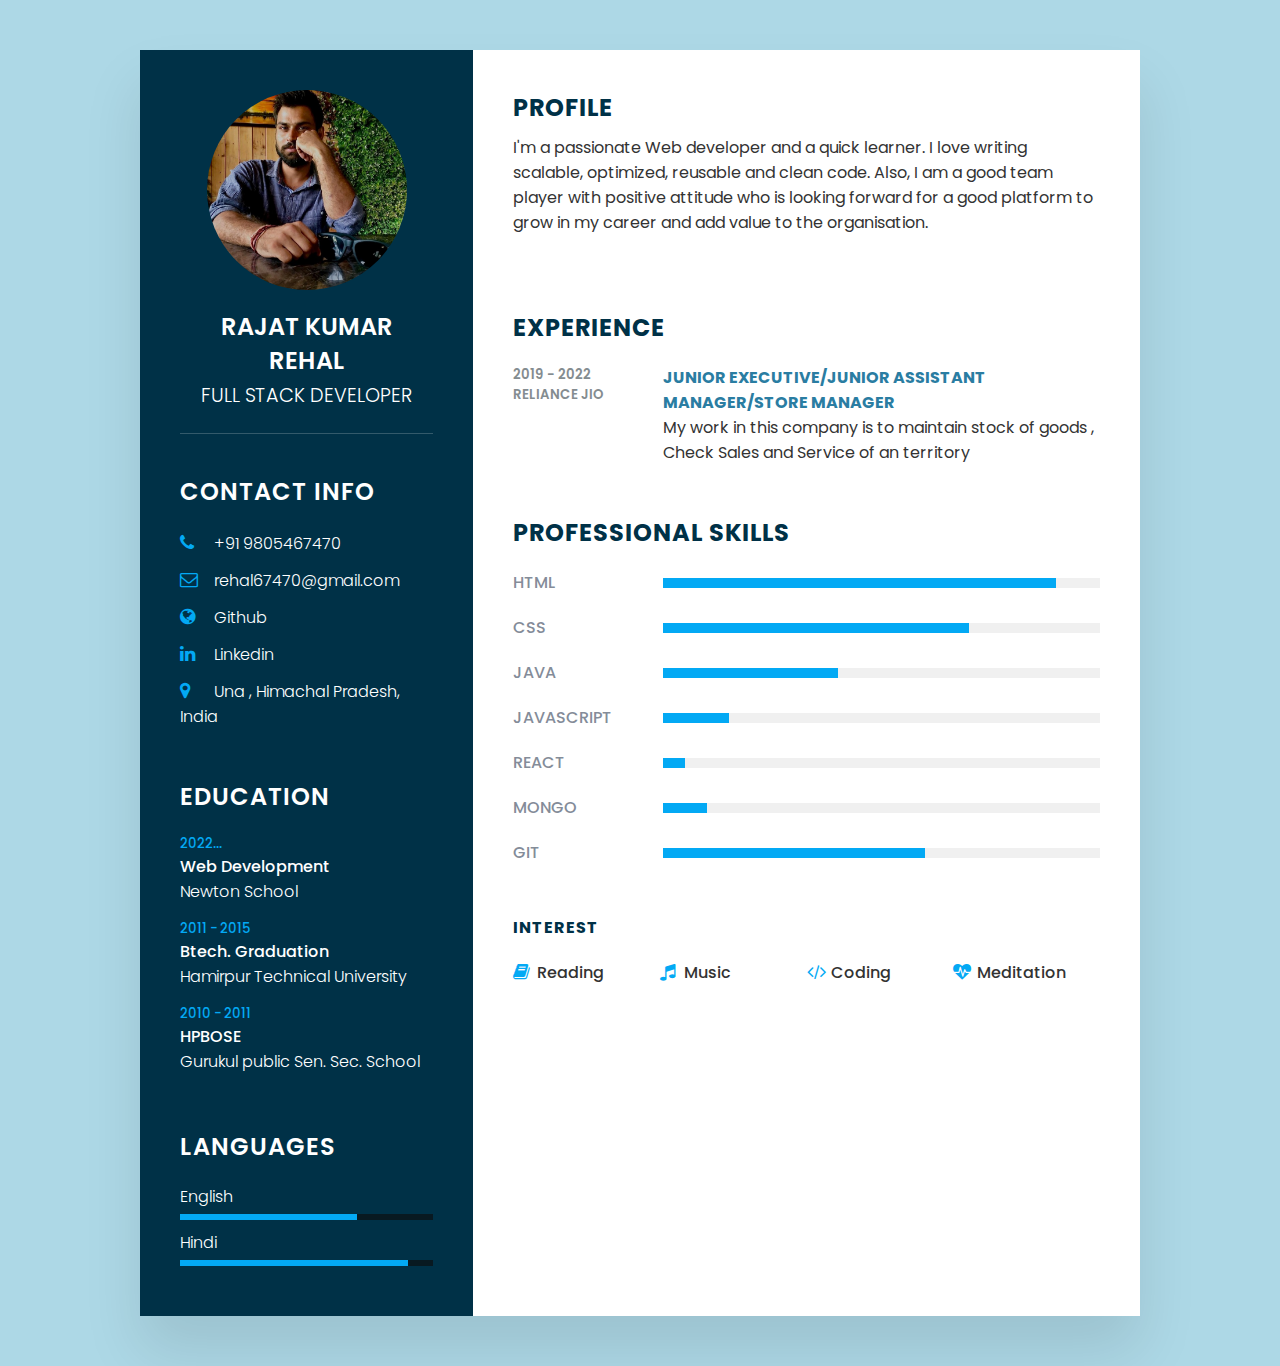
<file: index.html>
<!DOCTYPE html>
<html lang="en">
<head>
    <meta charset="UTF-8">
    <meta http-equiv="X-UA-Compatible" content="IE=edge">
    <meta name="viewport" content="width=device-width, initial-scale=1.0">
    <title>Responsive Resume using HTML and CSS</title>
    <link rel="stylesheet" href="https://cdnjs.cloudflare.com/ajax/libs/font-awesome/4.7.0/css/font-awesome.css" integrity="sha512-5A8nwdMOWrSz20fDsjczgUidUBR8liPYU+WymTZP1lmY9G6Oc7HlZv156XqnsgNUzTyMefFTcsFH/tnJE/+xBg==" crossorigin="anonymous" referrerpolicy="no-referrer" />
    <link rel="stylesheet" type="text/css" href="style.css">

</head>
<body>
    <div class="container">
        <div class="left_side">
            <div class="profileText">
                <div class="imgBx">
                    <img src="img.jpeg">
                </div>
                <h2>Rajat Kumar Rehal<br> <span>Full Stack Developer</span></h2>
            </div>

            <div class="contactInfo">
                <h2 class="title">Contact Info</h2>
                <ul>
                    <li>
                        <span class="icon"><i class="fa fa-phone" aria-hidden="true"></i></span>
                        <span class="text">+91 9805467470</span>
                    </li>
                    <li>
                        <span class="icon"><i class="fa fa-envelope-o" aria-hidden="true"></i></span>
                        <span class="text">rehal67470@gmail.com</span>
                    </li>
                    <li>
                        <span class="icon"><i class="fa fa-globe" aria-hidden="true"></i></span>
                        <span class="text"><a href="https://github.com/rajatrehal">Github</a></span>
                    </li>
                    <li>
                        <span class="icon"><i class="fa fa-linkedin" aria-hidden="true"></i></span>
                        <span class="text"><a href="https://www.linkedin.com/in/rajat-rehal-0814b9169/">Linkedin</a></span>
                    </li>
                    <li>
                        <span class="icon"><i class="fa fa-map-marker" aria-hidden="true"></i></span>
                        <span class="text">Una , Himachal Pradesh, India</span>
                    </li>
                </ul>
            </div>

            <div class="contactInfo education">
                <h2 class="title">Education</h2>
                <ul>
                    <li>
                        <h5>2022... </h5>
                        <h4>Web Development</h4>
                        <h4>Newton School</h4>
                    </li>
                    <li>
                        <h5>2011 - 2015</h5>
                        <h4>Btech. Graduation</h4>
                        <h4>Hamirpur Technical University</h4>
                    </li>
                    <li>
                        <h5>2010 - 2011</h5>
                        <h4>HPBOSE</h4>
                        <h4>Gurukul public Sen. Sec. School </h4>
                    </li>
                </ul>
            </div>

            <div class="contactInfo language">
                <h2 class="title">Languages</h2>
                <ul>
                    <li>
                        <span class="text">English</span>
                        <span class="percentage">
                            <div style="width: 70%"></div>
                        </span>
                    </li>
                    <li>
                        <span class="text">Hindi</span>
                        <span class="percentage">
                            <div style="width: 90%"></div>
                        </span>
                    </li>
                </ul>
            </div>

        </div>

        <div class="right_side">
            <div class="about">
                <h2 class="title2">Profile</h2>
                <p>I'm a passionate Web developer and a quick learner. I love writing scalable, optimized, reusable and clean code. Also, I am a good team player with positive attitude who is looking forward for a good platform to grow in my career and add value to the organisation.<br><br>
                    </p>
            </div>
            <div class="about">
                <h2 class="title2">Experience</h2>
                
                <div class="box">
                    <div class="year_company">
                        <h5>2019 - 2022</h5>
                        <h5>Reliance Jio</h5>
                    </div>
                    <div class="text">
                        <h4>Junior Executive/Junior Assistant Manager/Store Manager</h4>
                        <p>My work in this company is to maintain stock of goods , Check Sales and Service of an territory  </p> 
                        <p></p>
                        
                    </div>
                </div>
                
            </div>
            <div class="about skills">
                <h2 class="title2">Professional Skills</h2>
                <div class="box">
                    <h4>HTML</h4>
                    <div class="percent">
                        <div style="width: 90%;"></div>
                    </div>
                </div>
                <div class="box">
                    <h4>CSS</h4>
                    <div class="percent">
                        <div style="width: 70%;"></div>
                    </div>
                </div>
                <div class="box">
                    <h4>Java</h4>
                    <div class="percent">
                        <div style="width: 40%;"></div>
                    </div>
                </div>
                <div class="box">
                    <h4>Javascript</h4>
                    <div class="percent">
                        <div style="width: 15%;"></div>
                    </div>
                </div>
           
                <div class="box">
                    <h4>React</h4>
                    <div class="percent">
                        <div style="width: 5%;"></div>
                    </div>
                </div>
                <div class="box">
                    <h4>Mongo</h4>
                    <div class="percent">
                        <div style="width: 10%;"></div>
                    </div>
                </div>
                <div class="box">
                    <h4>Git</h4>
                    <div class="percent">
                        <div style="width: 60%;"></div>
                    </div>
                </div>
            </div>
            <div class="about interest">
                <h4 class="title2">Interest</h4>
                <ul>
                    <li><i class="fa fa-book" aria-hidden="true"></i> Reading</li>
                    <li><i class="fa fa-music" aria-hidden="true"></i> Music</li>
                    <li><i class="fa fa-code" aria-hidden="true"></i> Coding</li>
                    <li><i class="fa fa-heartbeat" aria-hidden="true"></i> Meditation</li>
                </ul>
            </div>

        </div>
    </div>
    
</body>
</html>
</file>
<file: style.css>
@import url('https://fonts.googleapis.com/css?family=Poppins:200, 300, 400, 500, 600, 700, 800, 900&display=swap');
*{
    margin: 0;
    padding: 0;
    box-sizing: border-box;
    font-family: 'Poppins', sans-serif;
}
body{
    background: lightblue;
    display: flex;
    justify-content: center;
    align-items: center;
    min-height: 100vh;
}
.container{
    position: relative;
    width: 100%;
    max-width:1000px;
    min-height: 1000px;
    background: #fff;
    margin: 50px;
    display: grid;
    grid-template-columns: 1fr 2fr;
    box-shadow: 0 35px 55px rgba(0,0,0,0.1);    
}
.container .left_side{
    position: relative;
    background: #003147;
    padding: 40px;
}
.profileText{
    position: relative;
    display: flex;
    flex-direction: column;
    align-items: center;
    padding-bottom: 20px;
    border-bottom: 1px solid rgba(255,255,255,0.2);
}
.profileText .imgBx{
    position: relative;
    width: 200px;
    height: 200px;
    border-radius: 50%;
    overflow: hidden;
}
.profileText .imgBx img{
    position: absolute;
    top: 0;
    left: 0;
    width: 100%;
    height: 100%;
    object-fit: cover;
}
.profileText h2{
    color: #fff;
    font-size: 1.5em;
    margin-top: 20px;
    text-transform: uppercase;
    text-align: center;
    font-weight: 600;
    line-height: 1.4em;
}
.profileText h2 span{
    font-size: 0.8em;
    font-weight: 300;
}
.contactInfo{
    padding-top: 40px;
}
.title{
    color: #fff;
    text-transform: uppercase;
    font-weight: 600;
    letter-spacing: 1px;
    margin-bottom: 20px;
}
.contactInfo ul{
    position: relative;
}
.contactInfo ul li{
    position: relative;
    list-style: none;
    margin: 10px 0;
    cursor: pointer;
}
.contactInfo ul li .icon{
    display: inline-block;
    width: 30px;
    font-size: 18px;
    color: #03a9f4;
}
.contactInfo ul li span{
    color: #fff;
    font-weight: 300;
}
.contactInfo.education li{
    margin-bottom: 15px;
}
.contactInfo.education h5{
    color: #03a9f4;
    font-weight: 500;
}
.contactInfo.education h4:nth-child(2){
    color: #fff;
    font-weight: 500;
}
.contactInfo.education h4{
    color: #fff;
    font-weight: 300;
}
.contactInfo.language .percentage{
    position: relative;
    width: 100%;
    height: 6px;
    background: #081921;
    display: block;
    margin-top: 5px;
}
.contactInfo.language .percentage div{
    position: absolute;
    top: 0;
    left: 0;
    height: 100%;
    background: #03a9f4;
}

.container .right_side{
    position: relative;
    background: #fff;
    padding: 40px;
}
.about{
    margin-bottom: 50px;
}
.about:last-child{
    margin-bottom: 0px;
}
.title2{
    color: #003147;
    text-transform: uppercase;
    letter-spacing: 1px;
    margin-bottom: 10px;
}
p{
    color: #333;
}
.about .box{
    display: flex;
    flex-direction: row;
    margin: 20px 0;
}
.about .box .year_company{
    min-width: 150px;
}
.about .box .year_company h5{
    text-transform: uppercase;
    color: #848c90;
    font-weight: 600;
}
.about .box .text h4{
    text-transform: uppercase;
    color: #2a7da2;
    font-size: 16px;
}
.skills .box{
    position: relative;
    width: 100%;
    display: grid;
    grid-template-columns: 150px 1fr;
    justify-content: center;
    align-items: center;
}
.skills .box h4{
    text-transform: uppercase;
    color: #848c99;
    font-weight: 500;
}
.skills .box .percent{
    position: relative;
    width: 100%;
    height: 10px;
    background: #f0f0f0;
}
.skills .box .percent div{
    position: absolute;
    top: 0;
    left: 0;
    height: 100%;
    background: #03a9f4;
}
.interest ul{
    display: grid;
    grid-template-columns: repeat(4,1fr);
}
.interest ul li{
    list-style: none;
    color: #333;
    font-weight: 500;
    margin: 10px 0;
}
.interest ul li .fa{
    color: #03a9f4;
    font-size: 18px;
    width: 20px;
}
a{
    color: white;
    text-decoration: none;
}

@media (max-width: 1000px){
    .container{
        margin: 10px;
        grid-template-columns: repeat(1,1fr);
    }
    .interest ul{
        grid-template-columns: repeat(2,1fr);
    }
}

@media (max-width: 600px){
    .about .box{
        flex-direction: column;
    }
    .about .box .year_company{
        margin-bottom: 5px;
    }
    .interest ul{
        grid-template-columns: repeat(1,1fr);
    }
    .skills .box{
        grid-template-columns: repeat(1,1fr);
    }
}
</file>
<file: Newton resume/style.css>
@import url('https://fonts.googleapis.com/css?family=Poppins:200, 300, 400, 500, 600, 700, 800, 900&display=swap');
*{
    margin: 0;
    padding: 0;
    box-sizing: border-box;
    font-family: 'Poppins', sans-serif;
}
body{
    background: lightblue;
    display: flex;
    justify-content: center;
    align-items: center;
    min-height: 100vh;
}
.container{
    position: relative;
    width: 100%;
    max-width:1000px;
    min-height: 1000px;
    background: #fff;
    margin: 50px;
    display: grid;
    grid-template-columns: 1fr 2fr;
    box-shadow: 0 35px 55px rgba(0,0,0,0.1);    
}
.container .left_side{
    position: relative;
    background: #003147;
    padding: 40px;
}
.profileText{
    position: relative;
    display: flex;
    flex-direction: column;
    align-items: center;
    padding-bottom: 20px;
    border-bottom: 1px solid rgba(255,255,255,0.2);
}
.profileText .imgBx{
    position: relative;
    width: 200px;
    height: 200px;
    border-radius: 50%;
    overflow: hidden;
}
.profileText .imgBx img{
    position: absolute;
    top: 0;
    left: 0;
    width: 100%;
    height: 100%;
    object-fit: cover;
}
.profileText h2{
    color: #fff;
    font-size: 1.5em;
    margin-top: 20px;
    text-transform: uppercase;
    text-align: center;
    font-weight: 600;
    line-height: 1.4em;
}
.profileText h2 span{
    font-size: 0.8em;
    font-weight: 300;
}
.contactInfo{
    padding-top: 40px;
}
.title{
    color: #fff;
    text-transform: uppercase;
    font-weight: 600;
    letter-spacing: 1px;
    margin-bottom: 20px;
}
.contactInfo ul{
    position: relative;
}
.contactInfo ul li{
    position: relative;
    list-style: none;
    margin: 10px 0;
    cursor: pointer;
}
.contactInfo ul li .icon{
    display: inline-block;
    width: 30px;
    font-size: 18px;
    color: #03a9f4;
}
.contactInfo ul li span{
    color: #fff;
    font-weight: 300;
}
.contactInfo.education li{
    margin-bottom: 15px;
}
.contactInfo.education h5{
    color: #03a9f4;
    font-weight: 500;
}
.contactInfo.education h4:nth-child(2){
    color: #fff;
    font-weight: 500;
}
.contactInfo.education h4{
    color: #fff;
    font-weight: 300;
}
.contactInfo.language .percentage{
    position: relative;
    width: 100%;
    height: 6px;
    background: #081921;
    display: block;
    margin-top: 5px;
}
.contactInfo.language .percentage div{
    position: absolute;
    top: 0;
    left: 0;
    height: 100%;
    background: #03a9f4;
}

.container .right_side{
    position: relative;
    background: #fff;
    padding: 40px;
}
.about{
    margin-bottom: 50px;
}
.about:last-child{
    margin-bottom: 0px;
}
.title2{
    color: #003147;
    text-transform: uppercase;
    letter-spacing: 1px;
    margin-bottom: 10px;
}
p{
    color: #333;
}
.about .box{
    display: flex;
    flex-direction: row;
    margin: 20px 0;
}
.about .box .year_company{
    min-width: 150px;
}
.about .box .year_company h5{
    text-transform: uppercase;
    color: #848c90;
    font-weight: 600;
}
.about .box .text h4{
    text-transform: uppercase;
    color: #2a7da2;
    font-size: 16px;
}
.skills .box{
    position: relative;
    width: 100%;
    display: grid;
    grid-template-columns: 150px 1fr;
    justify-content: center;
    align-items: center;
}
.skills .box h4{
    text-transform: uppercase;
    color: #848c99;
    font-weight: 500;
}
.skills .box .percent{
    position: relative;
    width: 100%;
    height: 10px;
    background: #f0f0f0;
}
.skills .box .percent div{
    position: absolute;
    top: 0;
    left: 0;
    height: 100%;
    background: #03a9f4;
}
.interest ul{
    display: grid;
    grid-template-columns: repeat(4,1fr);
}
.interest ul li{
    list-style: none;
    color: #333;
    font-weight: 500;
    margin: 10px 0;
}
.interest ul li .fa{
    color: #03a9f4;
    font-size: 18px;
    width: 20px;
}
a{
    color: white;
    text-decoration: none;
}

@media (max-width: 1000px){
    .container{
        margin: 10px;
        grid-template-columns: repeat(1,1fr);
    }
    .interest ul{
        grid-template-columns: repeat(2,1fr);
    }
}

@media (max-width: 600px){
    .about .box{
        flex-direction: column;
    }
    .about .box .year_company{
        margin-bottom: 5px;
    }
    .interest ul{
        grid-template-columns: repeat(1,1fr);
    }
    .skills .box{
        grid-template-columns: repeat(1,1fr);
    }
}
</file>
